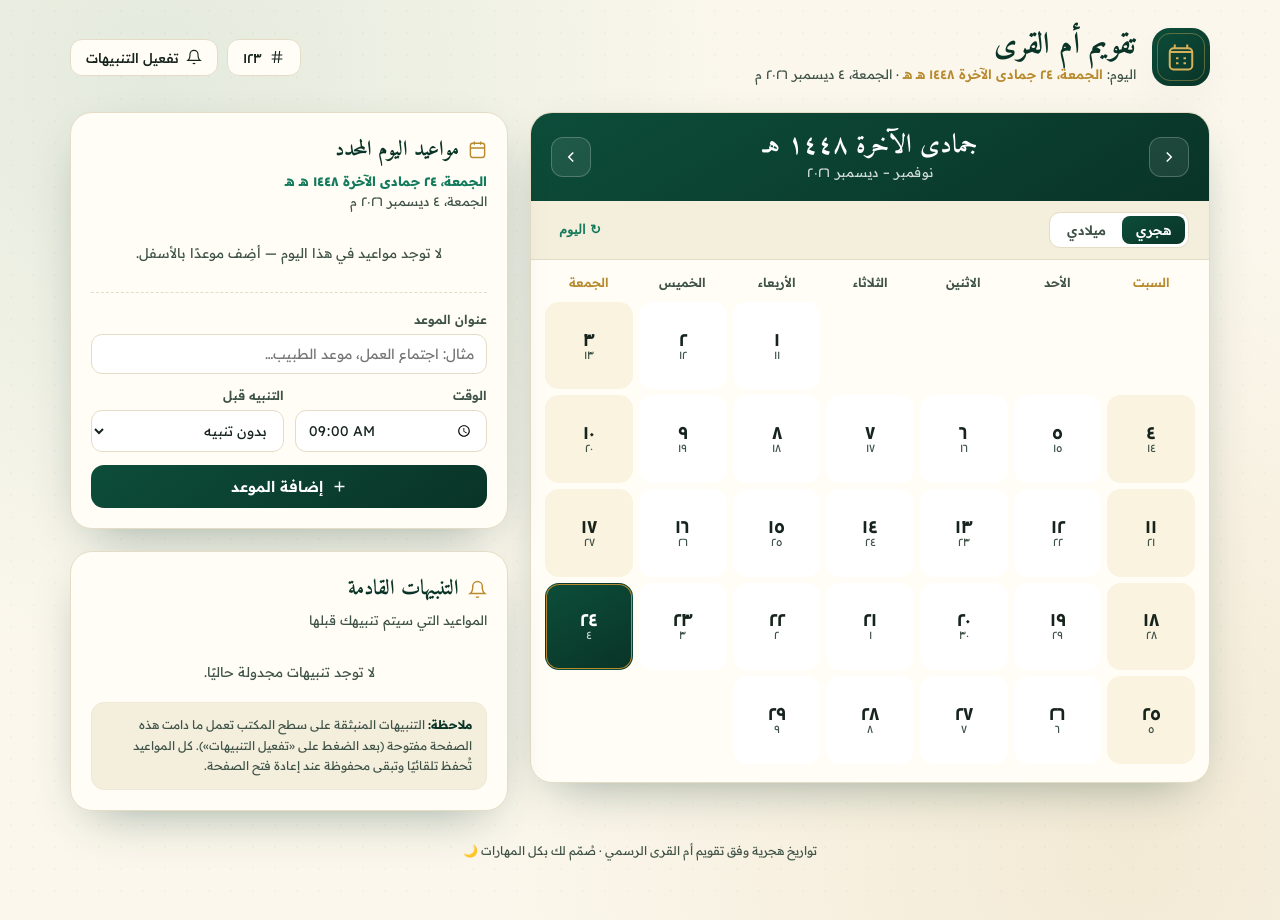
<file: index.html>
<!DOCTYPE html>
<html lang="ar" dir="rtl">
<head>
<meta charset="UTF-8">
<meta name="viewport" content="width=device-width, initial-scale=1.0">
<title>تقويم أم القرى</title>
<link rel="preconnect" href="https://fonts.googleapis.com">
<link rel="preconnect" href="https://fonts.gstatic.com" crossorigin>
<link href="https://fonts.googleapis.com/css2?family=Amiri:wght@400;700&family=Readex+Pro:wght@300;400;500;600;700&display=swap" rel="stylesheet">
<style>
  :root{
    --ink:#16241d;
    --ink-soft:#3e5247;
    --emerald:#0d4d3a;
    --emerald-deep:#093427;
    --emerald-light:#137a5c;
    --gold:#b88a2e;
    --gold-soft:#d8b25a;
    --cream:#f4eedd;
    --paper:#fbf7ec;
    --paper-2:#fffdf6;
    --line:#e4dcc6;
    --line-soft:#efe8d6;
    --shadow:0 18px 50px -22px rgba(9,52,39,.45);
    --danger:#a8392f;
    --weekend:#faf3df;
  }
  *{box-sizing:border-box;margin:0;padding:0}
  body{
    font-family:'Readex Pro','Segoe UI',Tahoma,sans-serif;
    color:var(--ink);
    background:
      radial-gradient(circle at 12% 8%, rgba(19,122,92,.10), transparent 42%),
      radial-gradient(circle at 88% 92%, rgba(184,138,46,.12), transparent 45%),
      var(--paper);
    min-height:100vh;
    line-height:1.6;
    -webkit-font-smoothing:antialiased;
  }
  /* خلفية زخرفية خفيفة */
  body::before{
    content:"";position:fixed;inset:0;z-index:0;pointer-events:none;opacity:.5;
    background-image:radial-gradient(rgba(13,77,58,.05) 1px, transparent 1px);
    background-size:22px 22px;
  }
  .wrap{position:relative;z-index:1;max-width:1180px;margin:0 auto;padding:28px 20px 60px}

  /* ===== الترويسة ===== */
  header.top{
    display:flex;flex-wrap:wrap;align-items:center;justify-content:space-between;gap:18px;
    margin-bottom:26px;animation:rise .6s ease both;
  }
  .brand{display:flex;align-items:center;gap:16px}
  .brand .mark{
    width:58px;height:58px;border-radius:18px;flex:none;
    background:linear-gradient(145deg,var(--emerald),var(--emerald-deep));
    display:grid;place-items:center;color:var(--gold-soft);
    box-shadow:var(--shadow);position:relative;overflow:hidden;
  }
  .brand .mark::after{content:"";position:absolute;inset:5px;border:1px solid rgba(216,178,90,.4);border-radius:13px}
  .brand .mark svg{width:30px;height:30px}
  .brand h1{font-family:'Amiri',serif;font-size:30px;font-weight:700;line-height:1.1;color:var(--emerald-deep)}
  .brand .today-line{font-size:13px;color:var(--ink-soft);margin-top:2px}
  .brand .today-line b{color:var(--gold);font-weight:600}

  .actions{display:flex;flex-wrap:wrap;gap:9px}
  .btn{
    font-family:inherit;font-size:13.5px;font-weight:500;cursor:pointer;
    border:1px solid var(--line);background:var(--paper-2);color:var(--ink);
    padding:9px 15px;border-radius:12px;display:inline-flex;align-items:center;gap:7px;
    transition:.18s;white-space:nowrap;
  }
  .btn:hover{border-color:var(--gold-soft);background:#fff;transform:translateY(-1px)}
  .btn svg{width:16px;height:16px}
  .btn.primary{background:linear-gradient(145deg,var(--emerald),var(--emerald-deep));color:#fff;border-color:transparent}
  .btn.primary:hover{box-shadow:var(--shadow)}
  .btn.on{background:linear-gradient(145deg,var(--gold),#9c7421);color:#fff;border-color:transparent}

  /* ===== الشبكة ===== */
  .grid{display:grid;grid-template-columns:1.55fr 1fr;gap:22px;align-items:start}
  @media(max-width:880px){.grid{grid-template-columns:1fr}}

  .card{
    background:var(--paper-2);border:1px solid var(--line);border-radius:22px;
    box-shadow:var(--shadow);overflow:hidden;animation:rise .7s ease both;
  }

  /* رأس التقويم */
  .cal-head{
    display:flex;align-items:center;justify-content:space-between;gap:12px;
    padding:18px 20px;background:linear-gradient(150deg,var(--emerald),var(--emerald-deep));color:#fff;
  }
  .cal-title{text-align:center;flex:1}
  .cal-title .m1{font-family:'Amiri',serif;font-size:26px;font-weight:700;line-height:1.15}
  .cal-title .m2{font-size:13px;opacity:.82;margin-top:1px;letter-spacing:.3px}
  .nav-btn{
    width:40px;height:40px;flex:none;border-radius:12px;cursor:pointer;
    border:1px solid rgba(255,255,255,.22);background:rgba(255,255,255,.08);color:#fff;
    display:grid;place-items:center;transition:.18s;
  }
  .nav-btn:hover{background:rgba(255,255,255,.2)}
  .nav-btn svg{width:18px;height:18px}

  .cal-sub{
    display:flex;align-items:center;justify-content:space-between;gap:10px;
    padding:11px 20px;border-bottom:1px solid var(--line);background:var(--cream);
  }
  .seg{display:inline-flex;background:#fff;border:1px solid var(--line);border-radius:11px;padding:3px;gap:2px}
  .seg button{
    border:none;background:transparent;font-family:inherit;font-size:13px;font-weight:600;
    color:var(--ink-soft);padding:6px 14px;border-radius:8px;cursor:pointer;transition:.15s;
  }
  .seg button.active{background:linear-gradient(145deg,var(--emerald),var(--emerald-deep));color:#fff}
  .today-btn{font-size:13px;font-weight:600;color:var(--emerald-light);background:none;border:none;cursor:pointer;padding:6px 8px;border-radius:8px}
  .today-btn:hover{background:#fff}

  /* أيام الأسبوع + الشبكة */
  .weekdays,.days{display:grid;grid-template-columns:repeat(7,1fr)}
  .weekdays{padding:12px 14px 4px;gap:6px}
  .weekdays span{text-align:center;font-size:12.5px;font-weight:600;color:var(--ink-soft)}
  .weekdays span.we{color:var(--gold)}
  .days{padding:6px 14px 18px;gap:6px}
  .day{
    position:relative;aspect-ratio:1/1;border-radius:14px;cursor:pointer;
    border:1px solid transparent;background:#fff;
    display:flex;flex-direction:column;align-items:center;justify-content:center;gap:1px;
    transition:.15s;min-height:46px;
  }
  .day:hover{border-color:var(--gold-soft);transform:translateY(-2px);box-shadow:0 8px 18px -10px rgba(9,52,39,.4)}
  .day.blank{background:transparent;cursor:default;pointer-events:none}
  .day.we{background:var(--weekend)}
  .day .p{font-size:18px;font-weight:600;line-height:1}
  .day .s{font-size:11px;color:var(--ink-soft);line-height:1}
  .day.today{border-color:var(--gold);box-shadow:inset 0 0 0 1px var(--gold)}
  .day.today .p{color:var(--gold)}
  .day.selected{background:linear-gradient(150deg,var(--emerald),var(--emerald-deep));border-color:transparent}
  .day.selected .p{color:#fff}
  .day.selected .s{color:rgba(255,255,255,.78)}
  .day .dots{position:absolute;bottom:6px;display:flex;gap:3px}
  .day .dots i{width:5px;height:5px;border-radius:50%;background:var(--gold)}
  .day.selected .dots i{background:var(--gold-soft)}

  /* ===== الشريط الجانبي ===== */
  .side{display:flex;flex-direction:column;gap:22px}
  .panel{padding:20px}
  .panel h2{font-family:'Amiri',serif;font-size:21px;color:var(--emerald-deep);display:flex;align-items:center;gap:9px;margin-bottom:4px}
  .panel h2 svg{width:19px;height:19px;color:var(--gold)}
  .panel .sel-date{font-size:13px;color:var(--ink-soft);margin-bottom:16px}
  .panel .sel-date b{color:var(--emerald-light)}

  /* قائمة المواعيد */
  .appts{display:flex;flex-direction:column;gap:9px;margin-bottom:6px}
  .appt{
    display:flex;align-items:flex-start;gap:11px;padding:11px 13px;border-radius:13px;
    background:var(--cream);border:1px solid var(--line-soft);animation:rise .35s ease both;
  }
  .appt .tm{
    flex:none;min-width:54px;text-align:center;font-weight:700;font-size:13px;color:#fff;
    background:linear-gradient(145deg,var(--emerald-light),var(--emerald));border-radius:9px;padding:6px 4px;line-height:1.25;
  }
  .appt .tm small{display:block;font-size:10px;font-weight:500;opacity:.85}
  .appt .info{flex:1;min-width:0}
  .appt .info .t{font-weight:600;font-size:14.5px;word-break:break-word}
  .appt .info .r{font-size:12px;color:var(--ink-soft);display:flex;align-items:center;gap:5px;margin-top:2px}
  .appt .info .r svg{width:13px;height:13px;color:var(--gold)}
  .appt .del{flex:none;border:none;background:none;cursor:pointer;color:#c2b48f;padding:3px;border-radius:7px;transition:.15s}
  .appt .del:hover{color:var(--danger);background:#fff}
  .appt .del svg{width:16px;height:16px}
  .empty{text-align:center;color:var(--ink-soft);font-size:13.5px;padding:14px 0}

  /* النموذج */
  .form{margin-top:14px;border-top:1px dashed var(--line);padding-top:16px;display:flex;flex-direction:column;gap:11px}
  .field label{display:block;font-size:12.5px;font-weight:600;color:var(--ink-soft);margin-bottom:5px}
  .field input,.field select{
    width:100%;font-family:inherit;font-size:14px;color:var(--ink);
    border:1px solid var(--line);background:#fff;border-radius:11px;padding:10px 12px;transition:.15s;
  }
  .field input:focus,.field select:focus{outline:none;border-color:var(--emerald-light);box-shadow:0 0 0 3px rgba(19,122,92,.12)}
  .two{display:grid;grid-template-columns:1fr 1fr;gap:11px}
  .save-btn{
    margin-top:2px;width:100%;font-family:inherit;font-size:15px;font-weight:600;cursor:pointer;
    border:none;color:#fff;background:linear-gradient(145deg,var(--emerald),var(--emerald-deep));
    padding:12px;border-radius:13px;transition:.18s;display:flex;align-items:center;justify-content:center;gap:8px;
  }
  .save-btn:hover{box-shadow:var(--shadow);transform:translateY(-1px)}
  .save-btn svg{width:17px;height:17px}

  /* التنبيهات القادمة */
  .up-item{
    display:flex;align-items:center;gap:11px;padding:11px 13px;border-radius:13px;margin-bottom:9px;
    background:linear-gradient(150deg,#fff,var(--paper));border:1px solid var(--line-soft);
  }
  .up-item.now{border-color:var(--gold);box-shadow:inset 0 0 0 1px var(--gold-soft);background:#fffaef}
  .up-item .bell{
    width:38px;height:38px;flex:none;border-radius:11px;display:grid;place-items:center;
    background:rgba(184,138,46,.14);color:var(--gold);
  }
  .up-item.now .bell{background:var(--gold);color:#fff;animation:ring 1s ease infinite}
  .up-item .bell svg{width:18px;height:18px}
  .up-item .ux{flex:1;min-width:0}
  .up-item .ux .t{font-weight:600;font-size:14px}
  .up-item .ux .d{font-size:12px;color:var(--ink-soft);margin-top:1px}
  .up-item .ux .d b{color:var(--emerald-light)}

  .note{font-size:12px;color:var(--ink-soft);background:var(--cream);border:1px solid var(--line-soft);border-radius:13px;padding:12px 14px;line-height:1.7;margin-top:6px}
  .note b{color:var(--emerald-deep)}

  /* التنبيهات المنبثقة (toast) */
  #toasts{position:fixed;top:18px;left:18px;z-index:50;display:flex;flex-direction:column;gap:10px;max-width:340px}
  .toast{
    background:linear-gradient(150deg,var(--emerald),var(--emerald-deep));color:#fff;
    border-radius:15px;padding:14px 16px;box-shadow:var(--shadow);display:flex;gap:12px;align-items:flex-start;
    animation:slidein .35s ease both;border:1px solid rgba(216,178,90,.35);
  }
  .toast .ic{width:34px;height:34px;flex:none;border-radius:10px;background:rgba(216,178,90,.25);display:grid;place-items:center;color:var(--gold-soft)}
  .toast .ic svg{width:18px;height:18px}
  .toast .tx{flex:1}
  .toast .tx .h{font-weight:700;font-size:14px}
  .toast .tx .b{font-size:13px;opacity:.9;margin-top:2px}
  .toast .x{cursor:pointer;background:none;border:none;color:rgba(255,255,255,.7);font-size:18px;line-height:1;padding:0 2px}

  footer.tip{text-align:center;font-size:12px;color:var(--ink-soft);margin-top:30px}

  @keyframes rise{from{opacity:0;transform:translateY(14px)}to{opacity:1;transform:none}}
  @keyframes slidein{from{opacity:0;transform:translateX(-30px)}to{opacity:1;transform:none}}
  @keyframes ring{0%,100%{transform:rotate(0)}20%{transform:rotate(-14deg)}40%{transform:rotate(12deg)}60%{transform:rotate(-8deg)}80%{transform:rotate(5deg)}}
</style>
</head>
<body>
<div id="toasts"></div>
<div class="wrap">

  <header class="top">
    <div class="brand">
      <div class="mark">
        <svg viewBox="0 0 24 24" fill="none" stroke="currentColor" stroke-width="1.6"><path d="M7 2v3M17 2v3M3 8h18"/><rect x="3" y="5" width="18" height="17" rx="3"/><path d="M8 13h2M14 13h2M8 17h2M14 17h2"/></svg>
      </div>
      <div>
        <h1>تقويم أم القرى</h1>
        <div class="today-line" id="todayLine"></div>
      </div>
    </div>
    <div class="actions">
      <button class="btn" id="numBtn" title="نمط الأرقام">
        <svg viewBox="0 0 24 24" fill="none" stroke="currentColor" stroke-width="1.7"><path d="M4 9h16M4 15h16M10 3 8 21M16 3l-2 18"/></svg>
        ١٢٣
      </button>
      <button class="btn" id="notifyBtn">
        <svg viewBox="0 0 24 24" fill="none" stroke="currentColor" stroke-width="1.7"><path d="M18 8a6 6 0 0 0-12 0c0 7-3 9-3 9h18s-3-2-3-9M13.7 21a2 2 0 0 1-3.4 0"/></svg>
        تفعيل التنبيهات
      </button>
    </div>
  </header>

  <div class="grid">
    <!-- التقويم -->
    <div class="card">
      <div class="cal-head">
        <button class="nav-btn" id="prevBtn" aria-label="السابق">
          <svg viewBox="0 0 24 24" fill="none" stroke="currentColor" stroke-width="2"><path d="m9 18 6-6-6-6"/></svg>
        </button>
        <div class="cal-title">
          <div class="m1" id="calM1"></div>
          <div class="m2" id="calM2"></div>
        </div>
        <button class="nav-btn" id="nextBtn" aria-label="التالي">
          <svg viewBox="0 0 24 24" fill="none" stroke="currentColor" stroke-width="2"><path d="m15 18-6-6 6-6"/></svg>
        </button>
      </div>
      <div class="cal-sub">
        <div class="seg">
          <button id="segHij" class="active">هجري</button>
          <button id="segGreg">ميلادي</button>
        </div>
        <button class="today-btn" id="todayBtn">↻ اليوم</button>
      </div>
      <div class="weekdays" id="weekdays"></div>
      <div class="days" id="days"></div>
    </div>

    <!-- الجانب -->
    <div class="side">
      <div class="card panel">
        <h2><svg viewBox="0 0 24 24" fill="none" stroke="currentColor" stroke-width="1.8"><rect x="3" y="4" width="18" height="18" rx="3"/><path d="M3 10h18M8 2v4M16 2v4"/></svg> مواعيد اليوم المحدد</h2>
        <div class="sel-date" id="selDate"></div>
        <div class="appts" id="apptList"></div>

        <div class="form">
          <div class="field">
            <label>عنوان الموعد</label>
            <input type="text" id="fTitle" placeholder="مثال: اجتماع العمل، موعد الطبيب…" maxlength="80">
          </div>
          <div class="two">
            <div class="field">
              <label>الوقت</label>
              <input type="time" id="fTime" value="09:00">
            </div>
            <div class="field">
              <label>التنبيه قبل</label>
              <select id="fReminder">
                <option value="none">بدون تنبيه</option>
                <option value="at">عند الموعد</option>
                <option value="hour1">قبل ساعة</option>
                <option value="hour2">قبل ساعتين</option>
                <option value="day1">قبل يوم</option>
                <option value="day2">قبل يومين</option>
                <option value="week1">قبل أسبوع</option>
              </select>
            </div>
          </div>
          <button class="save-btn" id="saveBtn">
            <svg viewBox="0 0 24 24" fill="none" stroke="currentColor" stroke-width="2"><path d="M12 5v14M5 12h14"/></svg>
            إضافة الموعد
          </button>
        </div>
      </div>

      <div class="card panel">
        <h2><svg viewBox="0 0 24 24" fill="none" stroke="currentColor" stroke-width="1.8"><path d="M18 8a6 6 0 0 0-12 0c0 7-3 9-3 9h18s-3-2-3-9M13.7 21a2 2 0 0 1-3.4 0"/></svg> التنبيهات القادمة</h2>
        <div class="sel-date">المواعيد التي سيتم تنبيهك قبلها</div>
        <div id="upcoming"></div>
        <div class="note">
          <b>ملاحظة:</b> التنبيهات المنبثقة على سطح المكتب تعمل ما دامت هذه الصفحة مفتوحة (بعد الضغط على «تفعيل التنبيهات»). كل المواعيد تُحفظ تلقائيًا وتبقى محفوظة عند إعادة فتح الصفحة.
        </div>
      </div>
    </div>
  </div>

  <footer class="tip">تواريخ هجرية وفق تقويم أم القرى الرسمي · صُمّم لك بكل المهارات 🌙</footer>
</div>

<script>
/* ============================================================
   إعدادات وأدوات التنسيق
============================================================ */
const WEEKDAYS = ['السبت','الأحد','الاثنين','الثلاثاء','الأربعاء','الخميس','الجمعة'];
const WEEKEND  = [5,6]; // الجمعة (index 6) والخميس؟ -> سنعلّم الجمعة والسبت

const REMINDERS = {
  none:  {label:'بدون تنبيه', ms:null},
  at:    {label:'عند الموعد', ms:0},
  hour1: {label:'قبل ساعة',   ms:3600000},
  hour2: {label:'قبل ساعتين', ms:7200000},
  day1:  {label:'قبل يوم',    ms:86400000},
  day2:  {label:'قبل يومين',  ms:172800000},
  week1: {label:'قبل أسبوع',  ms:604800000},
};

let latinNumerals = false; // الافتراضي: أرقام عربية (هندية)
const toAr  = s => String(s).replace(/[0-9]/g, d=>'٠١٢٣٤٥٦٧٨٩'[+d]);
const toLat = s => String(s).replace(/[٠-٩]/g, d=>'٠١٢٣٤٥٦٧٨٩'.indexOf(d));
const num   = s => latinNumerals ? toLat(s) : toAr(s);

// منسّقات التقويم (بتوقيت UTC للثبات)
const hijPartsFmt = new Intl.DateTimeFormat('en-US-u-ca-islamic-umalqura',{day:'numeric',month:'numeric',year:'numeric',timeZone:'UTC'});
const hijMonthFmt = new Intl.DateTimeFormat('ar-SA-u-ca-islamic-umalqura',{month:'long',year:'numeric',timeZone:'UTC'});
const hijMonthName= new Intl.DateTimeFormat('ar-SA-u-ca-islamic-umalqura',{month:'long',timeZone:'UTC'});
const hijFullFmt  = new Intl.DateTimeFormat('ar-SA-u-ca-islamic-umalqura',{weekday:'long',day:'numeric',month:'long',year:'numeric',timeZone:'UTC'});
const gregMonthFmt= new Intl.DateTimeFormat('ar-u-ca-gregory',{month:'long',year:'numeric',timeZone:'UTC'});
const gregMonthName=new Intl.DateTimeFormat('ar-u-ca-gregory',{month:'long',timeZone:'UTC'});
const gregFullFmt = new Intl.DateTimeFormat('ar-u-ca-gregory',{weekday:'long',day:'numeric',month:'long',year:'numeric',timeZone:'UTC'});

function getHijriParts(date){
  const parts = hijPartsFmt.formatToParts(date);
  let y,m,d;
  parts.forEach(p=>{
    if(p.type==='year')  y=parseInt(p.value.replace(/\D/g,''));
    if(p.type==='month') m=parseInt(p.value);
    if(p.type==='day')   d=parseInt(p.value);
  });
  return {year:y,month:m,day:d};
}

/* تحويل هجري -> ميلادي بالبحث التقاربي (دقيق ومضمون) */
function hijriToGreg(hy,hm,hd){
  let guess = Date.now();
  for(let i=0;i<500;i++){
    const p = getHijriParts(new Date(guess));
    if(p.year===hy && p.month===hm && p.day===hd) break;
    const cur = p.year*354.367 + p.month*29.53 + p.day;
    const tgt = hy*354.367 + hm*29.53 + hd;
    let diff = tgt - cur;
    let step = Math.abs(diff) > 1.5 ? Math.trunc(diff) : (diff>0?1:-1);
    if(step===0) step = diff>0?1:-1;
    guess += step*86400000;
  }
  // ضبط إلى ظهيرة UTC لذلك اليوم
  const d=new Date(guess);
  return new Date(Date.UTC(d.getUTCFullYear(),d.getUTCMonth(),d.getUTCDate(),12));
}

function hijriMonthInfo(date){
  const p = getHijriParts(date);
  const start = hijriToGreg(p.year,p.month,1);
  let ny=p.year, nm=p.month+1; if(nm>12){nm=1;ny++;}
  const nextStart = hijriToGreg(ny,nm,1);
  const days = Math.round((nextStart.getTime()-start.getTime())/86400000);
  return {hy:p.year,hm:p.month,start,days};
}

const isoOf = d => d.toISOString().slice(0,10);

/* تاريخ اليوم مثبّت على ظهيرة UTC حسب التقويم المحلي */
const _now = new Date();
const TODAY = new Date(Date.UTC(_now.getFullYear(),_now.getMonth(),_now.getDate(),12));
const TODAY_ISO = isoOf(TODAY);

/* ============================================================
   الحالة + التخزين
============================================================ */
let view = 'hij';                 // 'hij' أو 'greg'
let anchor = new Date(TODAY);     // الشهر المعروض (تاريخ ميلادي مرجعي)
let selectedISO = TODAY_ISO;
let appts = [];

let memStore = [];                // احتياطي في الذاكرة
async function loadAppts(){
  try{
    const r = await window.storage.get('appointments');
    appts = r && r.value ? JSON.parse(r.value) : [];
  }catch(e){ appts = memStore.slice(); }
}
async function saveAppts(){
  memStore = appts.slice();
  try{ await window.storage.set('appointments', JSON.stringify(appts)); }catch(e){}
}

/* ============================================================
   بناء وعرض التقويم
============================================================ */
function buildGrid(){
  const cells=[]; let blanks=0;
  if(view==='greg'){
    const y=anchor.getUTCFullYear(), m=anchor.getUTCMonth();
    const first=new Date(Date.UTC(y,m,1,12));
    blanks=(first.getUTCDay()+1)%7;
    const dim=new Date(Date.UTC(y,m+1,0,12)).getUTCDate();
    for(let d=1;d<=dim;d++){
      const g=new Date(Date.UTC(y,m,d,12));
      const h=getHijriParts(g);
      cells.push({greg:g,p:d,s:h.day,iso:isoOf(g),wd:g.getUTCDay()});
    }
  }else{
    const info=hijriMonthInfo(anchor);
    blanks=(info.start.getUTCDay()+1)%7;
    for(let d=0;d<info.days;d++){
      const g=new Date(info.start.getTime()+d*86400000);
      cells.push({greg:g,p:d+1,s:g.getUTCDate(),iso:isoOf(g),wd:g.getUTCDay()});
    }
  }
  return {blanks,cells};
}

function titleFor(){
  if(view==='greg'){
    const main = num(gregMonthFmt.format(anchor));
    const y=anchor.getUTCFullYear(), m=anchor.getUTCMonth();
    const f=new Date(Date.UTC(y,m,1,12)), l=new Date(Date.UTC(y,m+1,0,12));
    const fh=getHijriParts(f), lh=getHijriParts(l);
    let sub;
    if(fh.month===lh.month){ sub=hijMonthFmt.format(f); }
    else { sub = hijMonthName.format(f)+' – '+hijMonthFmt.format(l); }
    return {main, sub:num(sub)};
  }else{
    const info=hijriMonthInfo(anchor);
    const main=num(hijMonthFmt.format(info.start));
    const last=new Date(info.start.getTime()+(info.days-1)*86400000);
    let sub=gregMonthFmt.format(info.start);
    if(info.start.getUTCMonth()!==last.getUTCMonth()){ sub=gregMonthName.format(info.start)+' – '+gregMonthFmt.format(last); }
    return {main, sub:num(sub)};
  }
}

function apptsOn(iso){ return appts.filter(a=>a.dateISO===iso).sort((a,b)=>(a.time||'').localeCompare(b.time||'')); }

function renderCalendar(){
  // العنوان
  const t=titleFor();
  document.getElementById('calM1').textContent=t.main;
  document.getElementById('calM2').textContent=t.sub;
  // أيام الأسبوع
  const wd=document.getElementById('weekdays');
  wd.innerHTML = WEEKDAYS.map((w,i)=>`<span class="${(i===0||i===6)?'we':''}">${w}</span>`).join('');
  // الأيام
  const {blanks,cells}=buildGrid();
  const box=document.getElementById('days');
  let html='';
  for(let i=0;i<blanks;i++) html+='<div class="day blank"></div>';
  cells.forEach(c=>{
    const isToday=c.iso===TODAY_ISO;
    const isSel=c.iso===selectedISO;
    const weekend=(c.wd===5||c.wd===6); // الجمعة والسبت
    const list=apptsOn(c.iso);
    const dots=list.length? '<div class="dots">'+list.slice(0,3).map(()=>'<i></i>').join('')+'</div>':'';
    const cls=['day']; if(isToday)cls.push('today'); if(isSel)cls.push('selected'); if(weekend&&!isSel)cls.push('we');
    html+=`<div class="${cls.join(' ')}" data-iso="${c.iso}">
        <span class="p">${num(c.p)}</span><span class="s">${num(c.s)}</span>${dots}
      </div>`;
  });
  box.innerHTML=html;
  box.querySelectorAll('.day:not(.blank)').forEach(el=>{
    el.addEventListener('click',()=>{ selectedISO=el.dataset.iso; renderCalendar(); renderSelected(); });
  });
}

/* ============================================================
   اليوم المحدد + قائمة المواعيد + النموذج
============================================================ */
function selectedDate(){
  const [y,m,d]=selectedISO.split('-').map(Number);
  return new Date(Date.UTC(y,m-1,d,12));
}
function fmtTime12(t){
  if(!t) return '';
  let [h,mi]=t.split(':').map(Number);
  const ap = h<12?'ص':'م';
  let h12 = h%12; if(h12===0)h12=12;
  return {h:num(String(h12)), mi:num(String(mi).padStart(2,'0')), ap};
}

function renderSelected(){
  const d=selectedDate();
  document.getElementById('selDate').innerHTML =
    '<b>'+num(hijFullFmt.format(d))+' هـ</b><br>'+num(gregFullFmt.format(d))+' م';

  const list=apptsOn(selectedISO);
  const box=document.getElementById('apptList');
  if(!list.length){
    box.innerHTML='<div class="empty">لا توجد مواعيد في هذا اليوم — أضِف موعدًا بالأسفل.</div>';
  }else{
    box.innerHTML=list.map(a=>{
      const tm=fmtTime12(a.time);
      const tmHtml = a.time? `<div class="tm">${tm.h}:${tm.mi}<small>${tm.ap}</small></div>`
                           : `<div class="tm" style="font-size:11px;padding:9px 4px">طوال<br>اليوم</div>`;
      const rem = REMINDERS[a.reminder]?.label || 'بدون تنبيه';
      return `<div class="appt">
          ${tmHtml}
          <div class="info">
            <div class="t">${escapeHtml(a.title)}</div>
            <div class="r"><svg viewBox="0 0 24 24" fill="none" stroke="currentColor" stroke-width="2"><path d="M18 8a6 6 0 0 0-12 0c0 7-3 9-3 9h18s-3-2-3-9"/></svg>${rem}</div>
          </div>
          <button class="del" data-id="${a.id}" title="حذف">
            <svg viewBox="0 0 24 24" fill="none" stroke="currentColor" stroke-width="2"><path d="M3 6h18M8 6V4h8v2M19 6l-1 14H6L5 6"/></svg>
          </button>
        </div>`;
    }).join('');
    box.querySelectorAll('.del').forEach(b=>b.addEventListener('click',()=>delAppt(b.dataset.id)));
  }
}

function escapeHtml(s){return s.replace(/[&<>"]/g,c=>({'&':'&amp;','<':'&lt;','>':'&gt;','"':'&quot;'}[c]));}

async function addAppt(){
  const title=document.getElementById('fTitle').value.trim();
  const time=document.getElementById('fTime').value;
  const reminder=document.getElementById('fReminder').value;
  if(!title){ toast('تنبيه','الرجاء كتابة عنوان للموعد.',true); return; }
  appts.push({id:'a'+Date.now()+Math.random().toString(36).slice(2,6),
              dateISO:selectedISO, time, title, reminder, fired:false});
  await saveAppts();
  document.getElementById('fTitle').value='';
  renderCalendar(); renderSelected(); renderUpcoming();
  toast('تمت الإضافة','حُفظ الموعد بنجاح ✅');
}
async function delAppt(id){
  appts=appts.filter(a=>a.id!==id);
  await saveAppts();
  renderCalendar(); renderSelected(); renderUpcoming();
}

/* ============================================================
   التنبيهات القادمة + المنبثقة + فحص المواعيد
============================================================ */
function reminderTime(a){
  const off=REMINDERS[a.reminder]?.ms;
  if(off===null||off===undefined) return null;
  const at=new Date(`${a.dateISO}T${a.time||'00:00'}:00`).getTime();
  return {remindAt:at-off, apptAt:at};
}
function fmtDateBoth(iso){
  const [y,m,d]=iso.split('-').map(Number);
  const dt=new Date(Date.UTC(y,m-1,d,12));
  return {hij:num(hijFullFmt.format(dt)), greg:num(gregFullFmt.format(dt))};
}

function renderUpcoming(){
  const now=Date.now();
  const items=appts.map(a=>({a,rt:reminderTime(a)}))
    .filter(x=>x.rt && x.rt.apptAt>=now-3600000) // مستقبلية أو قريبة
    .sort((x,y)=>x.rt.remindAt-y.rt.remindAt)
    .slice(0,8);
  const box=document.getElementById('upcoming');
  if(!items.length){ box.innerHTML='<div class="empty">لا توجد تنبيهات مجدولة حاليًا.</div>'; return; }
  box.innerHTML=items.map(({a,rt})=>{
    const dd=fmtDateBoth(a.dateISO);
    const tm=fmtTime12(a.time);
    const isNow = now>=rt.remindAt && now<=rt.apptAt+60000;
    const when = relWhen(rt.remindAt-now);
    return `<div class="up-item ${isNow?'now':''}">
        <div class="bell"><svg viewBox="0 0 24 24" fill="none" stroke="currentColor" stroke-width="2"><path d="M18 8a6 6 0 0 0-12 0c0 7-3 9-3 9h18s-3-2-3-9M13.7 21a2 2 0 0 1-3.4 0"/></svg></div>
        <div class="ux">
          <div class="t">${escapeHtml(a.title)}${a.time?` · ${tm.h}:${tm.mi} ${tm.ap}`:''}</div>
          <div class="d"><b>${dd.hij}</b></div>
          <div class="d">${isNow?'⏰ حان وقت التنبيه الآن':'التنبيه '+when+' · '+(REMINDERS[a.reminder].label)}</div>
        </div>
      </div>`;
  }).join('');
}

function relWhen(ms){
  if(ms<=0) return 'الآن';
  const mins=Math.round(ms/60000);
  if(mins<60) return 'بعد '+num(mins)+' دقيقة';
  const hrs=Math.round(mins/60);
  if(hrs<24) return 'بعد '+num(hrs)+' ساعة';
  const days=Math.round(hrs/24);
  return 'بعد '+num(days)+' يوم';
}

function toast(h,b,warn){
  const wrap=document.getElementById('toasts');
  const el=document.createElement('div');
  el.className='toast';
  el.innerHTML=`<div class="ic"><svg viewBox="0 0 24 24" fill="none" stroke="currentColor" stroke-width="2"><path d="M18 8a6 6 0 0 0-12 0c0 7-3 9-3 9h18s-3-2-3-9M13.7 21a2 2 0 0 1-3.4 0"/></svg></div>
    <div class="tx"><div class="h">${h}</div><div class="b">${b}</div></div>
    <button class="x">×</button>`;
  el.querySelector('.x').addEventListener('click',()=>el.remove());
  wrap.appendChild(el);
  setTimeout(()=>el.remove(), warn?5000:9000);
}

function fireReminder(a){
  const dd=fmtDateBoth(a.dateISO);
  const tm=fmtTime12(a.time);
  const body=`${a.title}${a.time?` — ${tm.h}:${tm.mi} ${tm.ap}`:''}\n${dd.hij}`;
  toast('🔔 تذكير بموعد', escapeHtml(a.title)+(a.time?` · ${tm.h}:${tm.mi} ${tm.ap}`:'') );
  if('Notification' in window && Notification.permission==='granted'){
    try{ new Notification('🔔 تذكير بموعد', {body, dir:'rtl', lang:'ar'}); }catch(e){}
  }
}

function checkReminders(){
  const now=Date.now(); let changed=false;
  appts.forEach(a=>{
    const rt=reminderTime(a);
    if(!rt) return;
    if(!a.fired && now>=rt.remindAt && now<=rt.apptAt+60000){
      fireReminder(a); a.fired=true; changed=true;
    }
  });
  if(changed){ saveAppts(); renderUpcoming(); }
}

/* ============================================================
   الترويسة (تاريخ اليوم) + أزرار التحكم
============================================================ */
function renderTodayLine(){
  document.getElementById('todayLine').innerHTML =
    'اليوم: <b>'+num(hijFullFmt.format(TODAY))+' هـ</b> · '+num(gregFullFmt.format(TODAY))+' م';
}

function setView(v){
  view=v;
  document.getElementById('segHij').classList.toggle('active', v==='hij');
  document.getElementById('segGreg').classList.toggle('active', v==='greg');
  renderCalendar();
}

function navigate(dir){
  if(view==='greg'){
    const y=anchor.getUTCFullYear(), m=anchor.getUTCMonth();
    anchor=new Date(Date.UTC(y,m+dir,1,12));
  }else{
    const p=getHijriParts(anchor);
    let hy=p.year, hm=p.month+dir;
    if(hm<1){hm=12;hy--;} if(hm>12){hm=1;hy++;}
    anchor=hijriToGreg(hy,hm,1);
  }
  renderCalendar();
}

/* ربط الأحداث */
document.getElementById('prevBtn').addEventListener('click',()=>navigate(-1));
document.getElementById('nextBtn').addEventListener('click',()=>navigate(1));
document.getElementById('segHij').addEventListener('click',()=>setView('hij'));
document.getElementById('segGreg').addEventListener('click',()=>setView('greg'));
document.getElementById('todayBtn').addEventListener('click',()=>{
  anchor=new Date(TODAY); selectedISO=TODAY_ISO; renderCalendar(); renderSelected();
});
document.getElementById('saveBtn').addEventListener('click',addAppt);
document.getElementById('fTitle').addEventListener('keydown',e=>{ if(e.key==='Enter')addAppt(); });

document.getElementById('numBtn').addEventListener('click',e=>{
  latinNumerals=!latinNumerals;
  e.currentTarget.childNodes[2].textContent = latinNumerals? ' 123 ':' ١٢٣ ';
  renderTodayLine(); renderCalendar(); renderSelected(); renderUpcoming();
});

document.getElementById('notifyBtn').addEventListener('click',async e=>{
  if(!('Notification' in window)){ toast('غير متاح','متصفحك لا يدعم التنبيهات المنبثقة.',true); return; }
  const perm=await Notification.requestPermission();
  if(perm==='granted'){
    e.currentTarget.classList.add('on');
    e.currentTarget.innerHTML='<svg viewBox="0 0 24 24" fill="none" stroke="currentColor" stroke-width="1.7"><path d="M20 6 9 17l-5-5"/></svg> التنبيهات مفعّلة';
    toast('تم التفعيل','ستصلك التنبيهات المنبثقة قبل مواعيدك ما دامت الصفحة مفتوحة.');
  }else{
    toast('لم يتم التفعيل','يمكنك السماح بالتنبيهات من إعدادات المتصفح.',true);
  }
});

/* ============================================================
   التشغيل
============================================================ */
(async function init(){
  if('Notification' in window && Notification.permission==='granted'){
    const b=document.getElementById('notifyBtn');
    b.classList.add('on');
    b.innerHTML='<svg viewBox="0 0 24 24" fill="none" stroke="currentColor" stroke-width="1.7"><path d="M20 6 9 17l-5-5"/></svg> التنبيهات مفعّلة';
  }
  await loadAppts();
  renderTodayLine();
  renderCalendar();
  renderSelected();
  renderUpcoming();
  checkReminders();
  setInterval(checkReminders, 30000);
  setInterval(renderUpcoming, 60000);
})();
</script>
</body>
</html>
</file>
